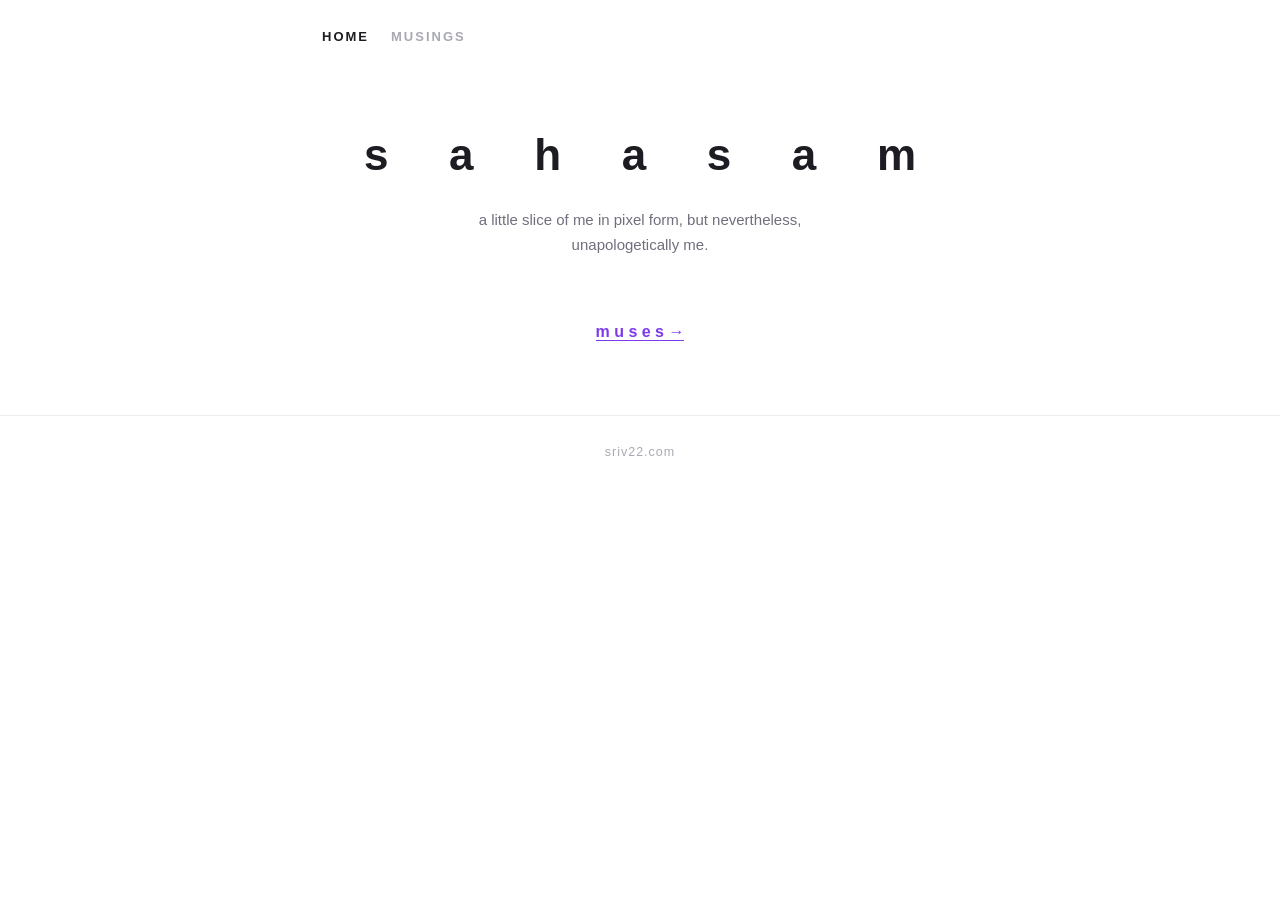
<file: index.html>
<!DOCTYPE html>
<html lang="en">
<head>
<meta charset="UTF-8">
<meta name="viewport" content="width=device-width, initial-scale=1.0">
<title>sahasam</title>
<link rel="stylesheet" href="style.css">
</head>
<body>

<nav>
  <a href="./" class="active">Home</a>
  <a href="musings/">Musings</a>
</nav>

<main class="wrap">
  <h1 class="spaced">s a h a s a m</h1>
  <p class="tagline">a little slice of me in pixel form, but nevertheless, unapologetically me.</p>
  <p style="text-align:center; margin-bottom:70px;">
    <a href="musings/" style="color:var(--accent); font-weight:700; text-decoration:none; border-bottom:1px solid currentColor;">m u s e s →</a>
  </p>
</main>

<footer>sriv22.com</footer>

</body>
</html>
</file>
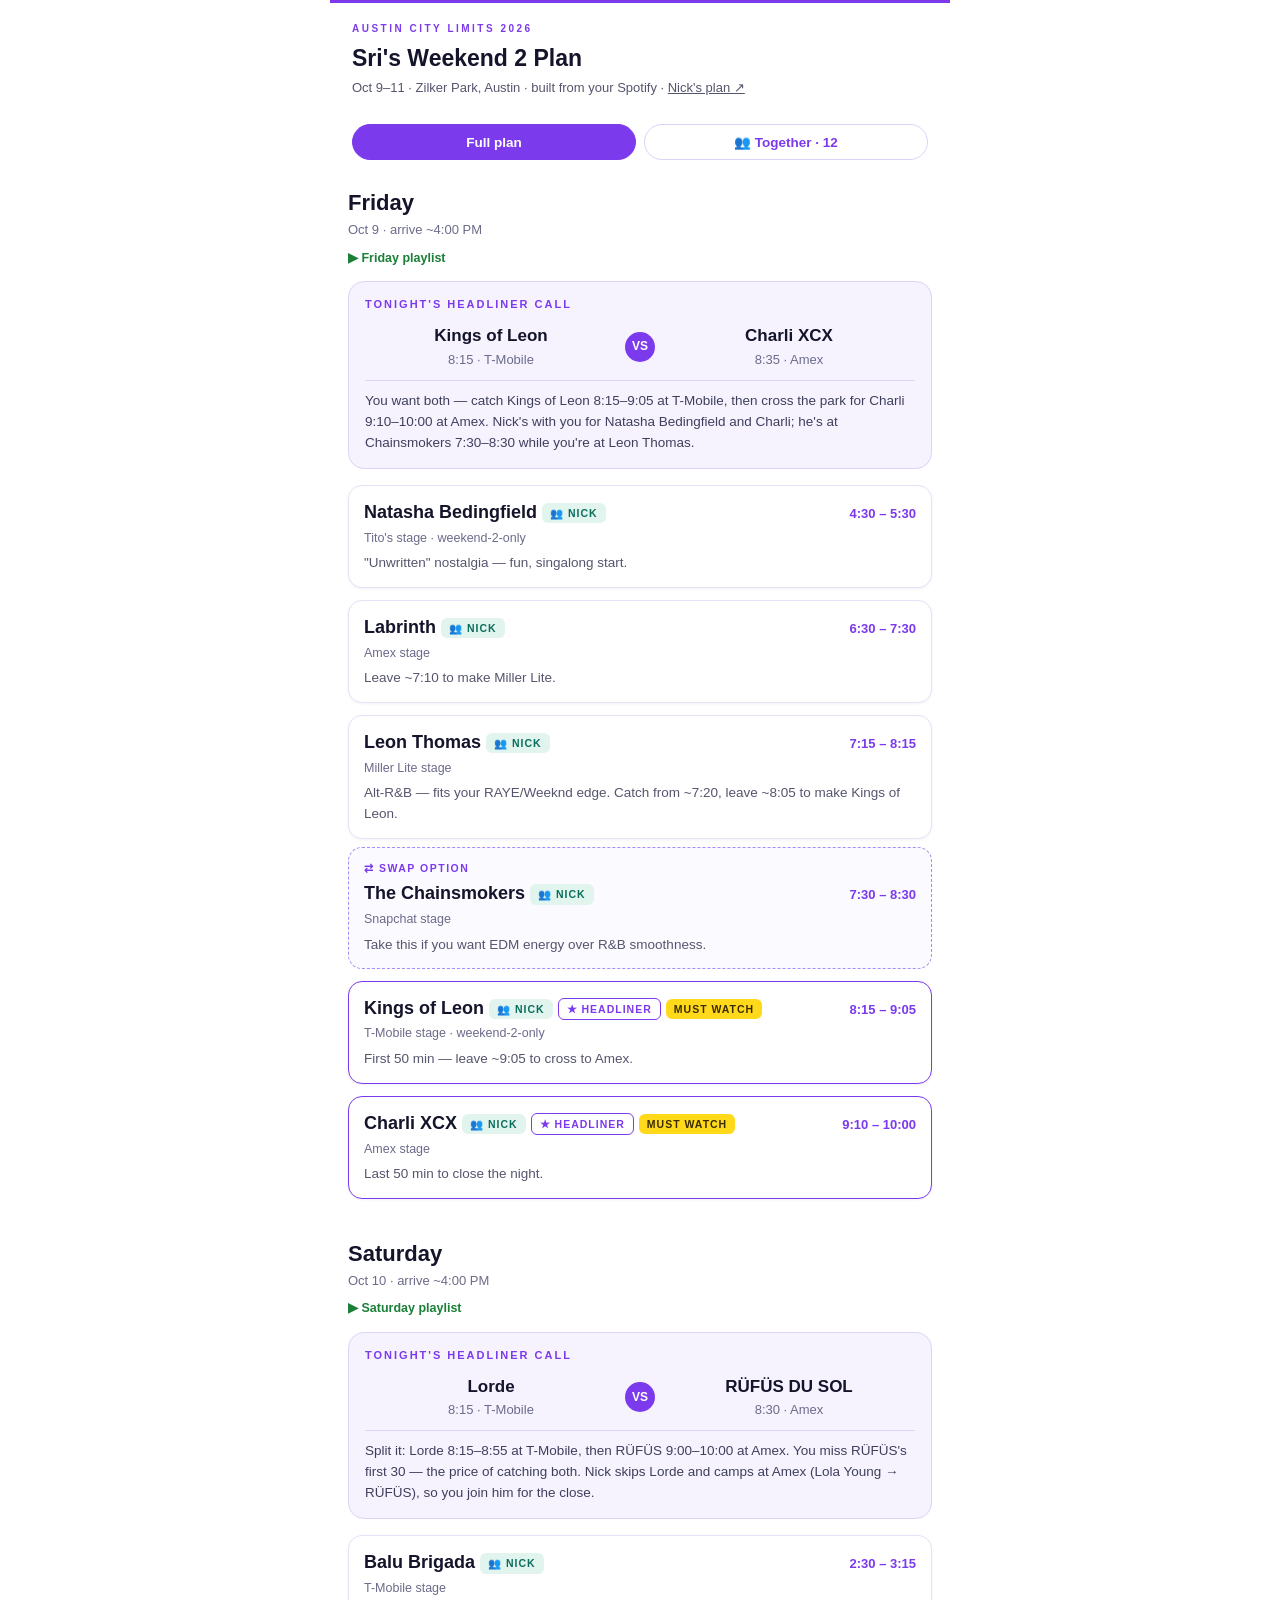
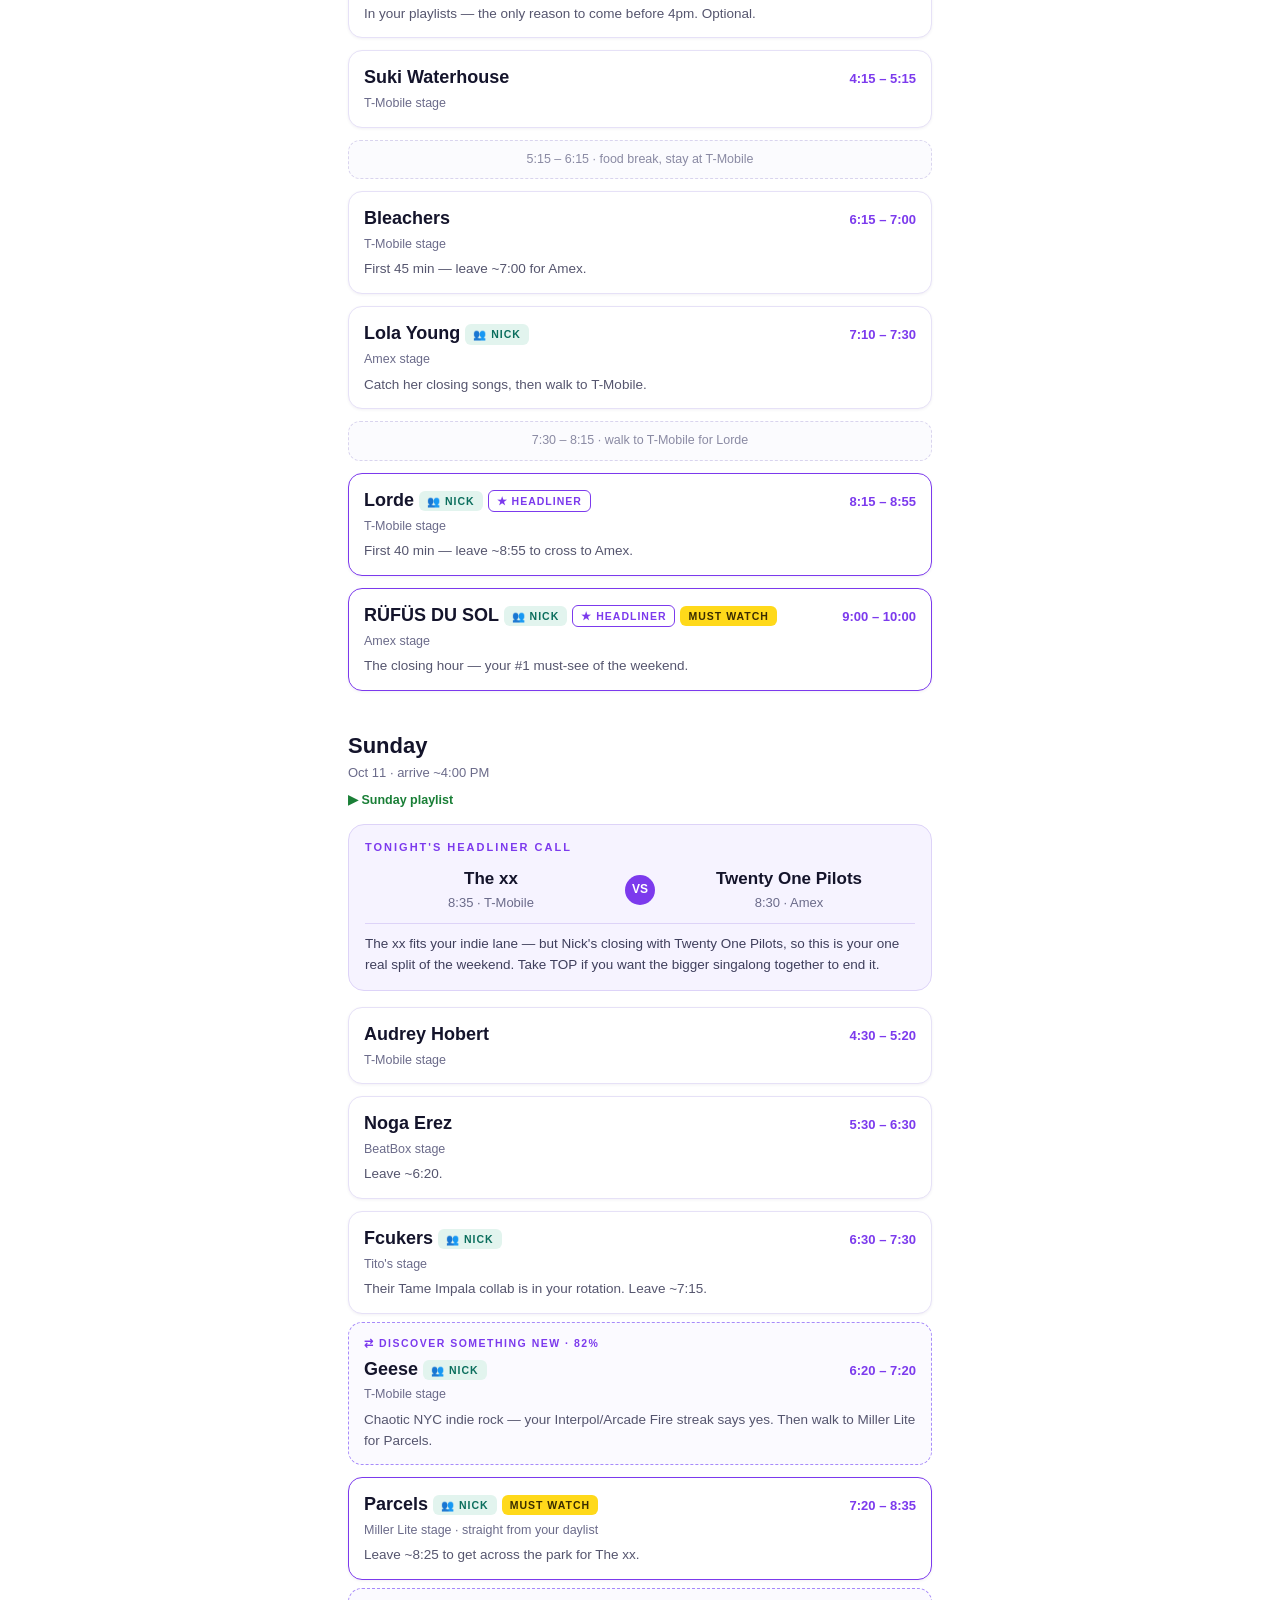
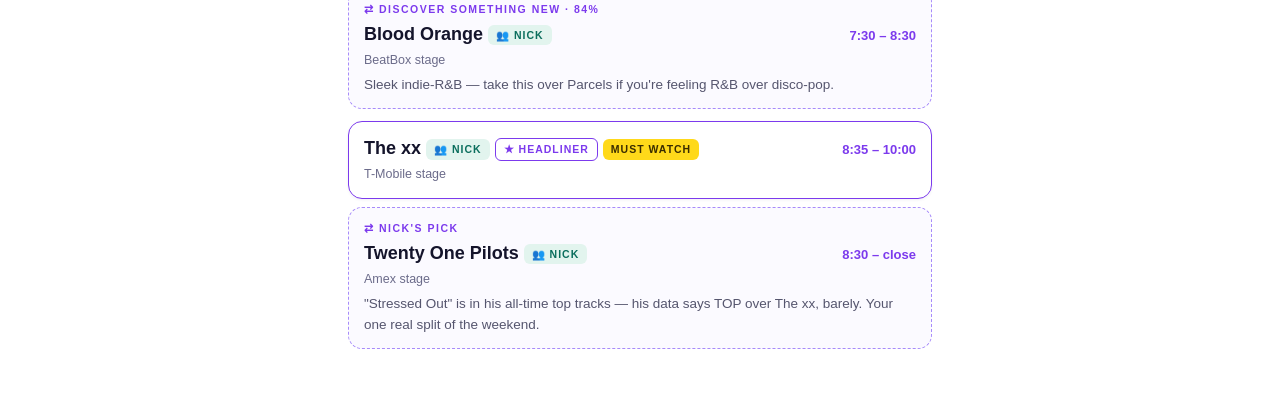
<file: acl/index.html>
<!DOCTYPE html>
<html lang="en">
<head>
<meta charset="UTF-8">
<meta name="viewport" content="width=device-width, initial-scale=1.0">
<title>ACL 2026 — Sri's Plan</title>
<style>
  * { box-sizing: border-box; margin: 0; padding: 0; }
  body {
    font-family: -apple-system, BlinkMacSystemFont, "SF Pro Text", "Segoe UI", sans-serif;
    background: #ffffff; color: #191932; line-height: 1.55;
    max-width: 620px; margin: 0 auto; padding: 0 0 56px;
  }
  header { padding: 18px 22px 12px; border-top: 3px solid #7c3aed; }
  header .kicker { font-size: 10px; letter-spacing: 2.5px; text-transform: uppercase; color: #7c3aed; font-weight: 800; }
  header h1 { font-size: 23px; font-weight: 800; margin: 4px 0 2px; color: #14142b; }
  header p { font-size: 13px; color: #55556e; }
  .day { padding: 26px 18px 0; }
  .day > h2 { font-size: 22px; font-weight: 800; color: #14142b; }
  .day > .date { font-size: 13px; color: #6b6b8a; margin-bottom: 4px; }
  .dplay { margin-bottom: 12px; }
  .dplay a { font-size: 12.5px; font-weight: 700; color: #1a7f37; text-decoration: none; }
  .hcall {
    background: #f6f3ff; border: 1px solid #ddd3f8; border-radius: 16px;
    padding: 14px 16px; margin-bottom: 16px;
  }
  .hcall .label { font-size: 11px; font-weight: 800; letter-spacing: 2px; text-transform: uppercase; color: #7c3aed; margin-bottom: 10px; }
  .hcall .vs { display: grid; grid-template-columns: 1fr auto 1fr; gap: 8px; align-items: center; text-align: center; }
  .hcall .opt .who { font-size: 17px; font-weight: 800; color: #14142b; }
  .hcall .opt .when { font-size: 13px; color: #6b6b8a; }
  .hcall .vsmark {
    font-size: 12px; font-weight: 800; color: #ffffff; background: #7c3aed;
    width: 30px; height: 30px; border-radius: 50%; display: flex; align-items: center; justify-content: center;
  }
  .hcall .nudge { font-size: 13.5px; color: #3f3f5c; margin-top: 10px; padding-top: 10px; border-top: 1px solid #ddd3f8; }
  .slot { margin-bottom: 12px; }
  .pick {
    background: #ffffff; border: 1px solid #e6e1f7; border-radius: 14px; padding: 13px 15px;
    box-shadow: 0 1px 3px rgba(30, 20, 80, 0.06);
  }
  .pick.star { border: 1.5px solid #7c3aed; }
  .row1 { display: flex; justify-content: space-between; align-items: baseline; gap: 8px; }
  .time { font-size: 13px; font-weight: 800; color: #7c3aed; white-space: nowrap; }
  .artist { font-size: 18px; font-weight: 800; color: #14142b; }
  .stage { font-size: 12.5px; color: #6b6b8a; margin-top: 2px; }
  .note { font-size: 13.5px; color: #55556e; margin-top: 5px; }
  .mustag {
    display: inline-block; font-size: 10.5px; font-weight: 800; letter-spacing: 1px;
    color: #3a2c00; background: #ffd91a; border-radius: 6px; padding: 2px 8px;
    text-transform: uppercase; vertical-align: middle;
  }
  .stag {
    display: inline-block; font-size: 10.5px; font-weight: 800; letter-spacing: 1px;
    color: #7c3aed; border: 1px solid #7c3aed; border-radius: 6px; padding: 2px 8px;
    text-transform: uppercase; vertical-align: middle;
  }
  .swap {
    margin-top: 8px; background: #fbfaff; border: 1.5px dashed #a78bfa; border-radius: 14px; padding: 12px 15px;
  }
  .swap .slabel { font-size: 10.5px; font-weight: 800; letter-spacing: 1.5px; color: #7c3aed; text-transform: uppercase; margin-bottom: 4px; }
  .gap {
    text-align: center; font-size: 12.5px; color: #8a8aa3; padding: 9px 0; margin-bottom: 12px;
    border: 1px dashed #d9d4ee; border-radius: 12px; background: #fbfbfe;
  }
  a { color: inherit; }
  .filterbar { display: flex; gap: 8px; padding: 14px 22px 0; position: sticky; top: 0; background: #fff; z-index: 5; }
  .fbtn { flex: 1; border: 1.5px solid #ddd3f8; background: #fff; border-radius: 999px; padding: 9px 0; font-size: 13.5px; font-weight: 800; color: #7c3aed; cursor: pointer; font-family: inherit; }
  .fbtn.on { background: #7c3aed; color: #fff; border-color: #7c3aed; }
  body.together .slot:not([data-nick]) { display: none; }
  .nicktag {
    display: inline-block; font-size: 10.5px; font-weight: 800; letter-spacing: 1px;
    color: #0b6e5d; background: #e2f4ee; border-radius: 6px; padding: 2px 8px;
    text-transform: uppercase; vertical-align: middle; white-space: nowrap;
  }
</style>
</head>
<body>

<header>
  <div class="kicker">Austin City Limits 2026</div>
  <h1>Sri's Weekend 2 Plan</h1>
  <p>Oct 9–11 · Zilker Park, Austin · built from your Spotify · <a href="https://www.nickkortendick.com/acl-2026/">Nick's plan ↗</a></p>
</header>

<div class="filterbar">
  <button class="fbtn on" data-f="all">Full plan</button>
  <button class="fbtn" data-f="together">👥 Together · 12</button>
</div>

<!-- FRIDAY -->
<div class="day">
  <h2>Friday</h2>
  <div class="date">Oct 9 · arrive ~4:00 PM</div>
  <div class="dplay"><a href="https://open.spotify.com/playlist/0NkQaEOzZ9EaBDA17h5Dgd">▶ Friday playlist</a></div>

  <div class="hcall">
    <div class="label">Tonight's headliner call</div>
    <div class="vs">
      <div class="opt"><div class="who">Kings of Leon</div><div class="when">8:15 · T-Mobile</div></div>
      <div class="vsmark">VS</div>
      <div class="opt"><div class="who">Charli XCX</div><div class="when">8:35 · Amex</div></div>
    </div>
    <div class="nudge">You want both — catch Kings of Leon 8:15–9:05 at T-Mobile, then cross the park for Charli 9:10–10:00 at Amex. Nick's with you for Natasha Bedingfield and Charli; he's at Chainsmokers 7:30–8:30 while you're at Leon Thomas.</div>
  </div>

  <div class="slot" data-nick="1"><div class="pick">
    <div class="row1"><div class="artist">Natasha Bedingfield <span class="nicktag">👥 Nick</span></div><div class="time">4:30 – 5:30</div></div>
    <div class="stage">Tito's stage · weekend-2-only</div>
    <div class="note">"Unwritten" nostalgia — fun, singalong start.</div>
  </div></div>

  <div class="slot" data-nick="1"><div class="pick">
    <div class="row1"><div class="artist">Labrinth <span class="nicktag">👥 Nick</span></div><div class="time">6:30 – 7:30</div></div>
    <div class="stage">Amex stage</div>
    <div class="note">Leave ~7:10 to make Miller Lite.</div>
  </div></div>

  <div class="slot" data-nick="1">
    <div class="pick">
      <div class="row1"><div class="artist">Leon Thomas <span class="nicktag">👥 Nick</span></div><div class="time">7:15 – 8:15</div></div>
      <div class="stage">Miller Lite stage</div>
      <div class="note">Alt-R&B — fits your RAYE/Weeknd edge. Catch from ~7:20, leave ~8:05 to make Kings of Leon.</div>
    </div>
    <div class="swap">
      <div class="slabel">⇄ Swap option</div>
      <div class="row1"><div class="artist">The Chainsmokers <span class="nicktag">👥 Nick</span></div><div class="time">7:30 – 8:30</div></div>
      <div class="stage">Snapchat stage</div>
      <div class="note">Take this if you want EDM energy over R&B smoothness.</div>
    </div>
  </div>

  <div class="slot" data-nick="1"><div class="pick star">
    <div class="row1"><div class="artist">Kings of Leon <span class="nicktag">👥 Nick</span> <span class="stag">★ headliner</span> <span class="mustag">must watch</span></div><div class="time">8:15 – 9:05</div></div>
    <div class="stage">T-Mobile stage · weekend-2-only</div>
    <div class="note">First 50 min — leave ~9:05 to cross to Amex.</div>
  </div></div>

  <div class="slot" data-nick="1"><div class="pick star">
    <div class="row1"><div class="artist">Charli XCX <span class="nicktag">👥 Nick</span> <span class="stag">★ headliner</span> <span class="mustag">must watch</span></div><div class="time">9:10 – 10:00</div></div>
    <div class="stage">Amex stage</div>
    <div class="note">Last 50 min to close the night.</div>
  </div></div>
</div>

<!-- SATURDAY -->
<div class="day">
  <h2>Saturday</h2>
  <div class="date">Oct 10 · arrive ~4:00 PM</div>
  <div class="dplay"><a href="https://open.spotify.com/playlist/25b67IJN9dQkczk9RX2G3R">▶ Saturday playlist</a></div>

  <div class="hcall">
    <div class="label">Tonight's headliner call</div>
    <div class="vs">
      <div class="opt"><div class="who">Lorde</div><div class="when">8:15 · T-Mobile</div></div>
      <div class="vsmark">VS</div>
      <div class="opt"><div class="who">RÜFÜS DU SOL</div><div class="when">8:30 · Amex</div></div>
    </div>
    <div class="nudge">Split it: Lorde 8:15–8:55 at T-Mobile, then RÜFÜS 9:00–10:00 at Amex. You miss RÜFÜS's first 30 — the price of catching both. Nick skips Lorde and camps at Amex (Lola Young → RÜFÜS), so you join him for the close.</div>
  </div>

  <div class="slot" data-nick="1"><div class="pick">
    <div class="row1"><div class="artist">Balu Brigada <span class="nicktag">👥 Nick</span></div><div class="time">2:30 – 3:15</div></div>
    <div class="stage">T-Mobile stage</div>
    <div class="note">In your playlists — the only reason to come before 4pm. Optional.</div>
  </div></div>

  <div class="slot"><div class="pick">
    <div class="row1"><div class="artist">Suki Waterhouse</div><div class="time">4:15 – 5:15</div></div>
    <div class="stage">T-Mobile stage</div>
  </div></div>

  <div class="gap">5:15 – 6:15 · food break, stay at T-Mobile</div>

  <div class="slot"><div class="pick">
    <div class="row1"><div class="artist">Bleachers</div><div class="time">6:15 – 7:00</div></div>
    <div class="stage">T-Mobile stage</div>
    <div class="note">First 45 min — leave ~7:00 for Amex.</div>
  </div></div>

  <div class="slot" data-nick="1"><div class="pick">
    <div class="row1"><div class="artist">Lola Young <span class="nicktag">👥 Nick</span></div><div class="time">7:10 – 7:30</div></div>
    <div class="stage">Amex stage</div>
    <div class="note">Catch her closing songs, then walk to T-Mobile.</div>
  </div></div>

  <div class="gap">7:30 – 8:15 · walk to T-Mobile for Lorde</div>

  <div class="slot" data-nick="1"><div class="pick star">
    <div class="row1"><div class="artist">Lorde <span class="nicktag">👥 Nick</span> <span class="stag">★ headliner</span></div><div class="time">8:15 – 8:55</div></div>
    <div class="stage">T-Mobile stage</div>
    <div class="note">First 40 min — leave ~8:55 to cross to Amex.</div>
  </div></div>

  <div class="slot" data-nick="1"><div class="pick star">
    <div class="row1"><div class="artist">RÜFÜS DU SOL <span class="nicktag">👥 Nick</span> <span class="stag">★ headliner</span> <span class="mustag">must watch</span></div><div class="time">9:00 – 10:00</div></div>
    <div class="stage">Amex stage</div>
    <div class="note">The closing hour — your #1 must-see of the weekend.</div>
  </div></div>
</div>

<!-- SUNDAY -->
<div class="day">
  <h2>Sunday</h2>
  <div class="date">Oct 11 · arrive ~4:00 PM</div>
  <div class="dplay"><a href="https://open.spotify.com/playlist/1ptBrQkQy1A3wrxij5FCpg">▶ Sunday playlist</a></div>

  <div class="hcall">
    <div class="label">Tonight's headliner call</div>
    <div class="vs">
      <div class="opt"><div class="who">The xx</div><div class="when">8:35 · T-Mobile</div></div>
      <div class="vsmark">VS</div>
      <div class="opt"><div class="who">Twenty One Pilots</div><div class="when">8:30 · Amex</div></div>
    </div>
    <div class="nudge">The xx fits your indie lane — but Nick's closing with Twenty One Pilots, so this is your one real split of the weekend. Take TOP if you want the bigger singalong together to end it.</div>
  </div>

  <div class="slot"><div class="pick">
    <div class="row1"><div class="artist">Audrey Hobert</div><div class="time">4:30 – 5:20</div></div>
    <div class="stage">T-Mobile stage</div>
  </div></div>

  <div class="slot"><div class="pick">
    <div class="row1"><div class="artist">Noga Erez</div><div class="time">5:30 – 6:30</div></div>
    <div class="stage">BeatBox stage</div>
    <div class="note">Leave ~6:20.</div>
  </div></div>

  <div class="slot" data-nick="1">
    <div class="pick">
      <div class="row1"><div class="artist">Fcukers <span class="nicktag">👥 Nick</span></div><div class="time">6:30 – 7:30</div></div>
      <div class="stage">Tito's stage</div>
      <div class="note">Their Tame Impala collab is in your rotation. Leave ~7:15.</div>
    </div>
    <div class="swap">
      <div class="slabel">⇄ Discover something new · 82%</div>
      <div class="row1"><div class="artist">Geese <span class="nicktag">👥 Nick</span></div><div class="time">6:20 – 7:20</div></div>
      <div class="stage">T-Mobile stage</div>
      <div class="note">Chaotic NYC indie rock — your Interpol/Arcade Fire streak says yes. Then walk to Miller Lite for Parcels.</div>
    </div>
  </div>

  <div class="slot" data-nick="1">
    <div class="pick star">
      <div class="row1"><div class="artist">Parcels <span class="nicktag">👥 Nick</span> <span class="mustag">must watch</span></div><div class="time">7:20 – 8:35</div></div>
      <div class="stage">Miller Lite stage · straight from your daylist</div>
      <div class="note">Leave ~8:25 to get across the park for The xx.</div>
    </div>
    <div class="swap">
      <div class="slabel">⇄ Discover something new · 84%</div>
      <div class="row1"><div class="artist">Blood Orange <span class="nicktag">👥 Nick</span></div><div class="time">7:30 – 8:30</div></div>
      <div class="stage">BeatBox stage</div>
      <div class="note">Sleek indie-R&B — take this over Parcels if you're feeling R&B over disco-pop.</div>
    </div>
  </div>

  <div class="slot" data-nick="1"><div class="pick star">
    <div class="row1"><div class="artist">The xx <span class="nicktag">👥 Nick</span> <span class="stag">★ headliner</span> <span class="mustag">must watch</span></div><div class="time">8:35 – 10:00</div></div>
    <div class="stage">T-Mobile stage</div>
  </div>
    <div class="swap">
      <div class="slabel">⇄ Nick's pick</div>
      <div class="row1"><div class="artist">Twenty One Pilots <span class="nicktag">👥 Nick</span></div><div class="time">8:30 – close</div></div>
      <div class="stage">Amex stage</div>
      <div class="note">"Stressed Out" is in his all-time top tracks — his data says TOP over The xx, barely. Your one real split of the weekend.</div>
    </div>
  </div>
</div>

<script>
document.querySelectorAll('.fbtn').forEach(function(b){
  b.addEventListener('click', function(){
    document.querySelectorAll('.fbtn').forEach(function(x){ x.classList.remove('on'); });
    b.classList.add('on');
    document.body.classList.toggle('together', b.dataset.f === 'together');
    window.scrollTo({top: 0});
  });
});
</script>

</body>
</html>
</file>
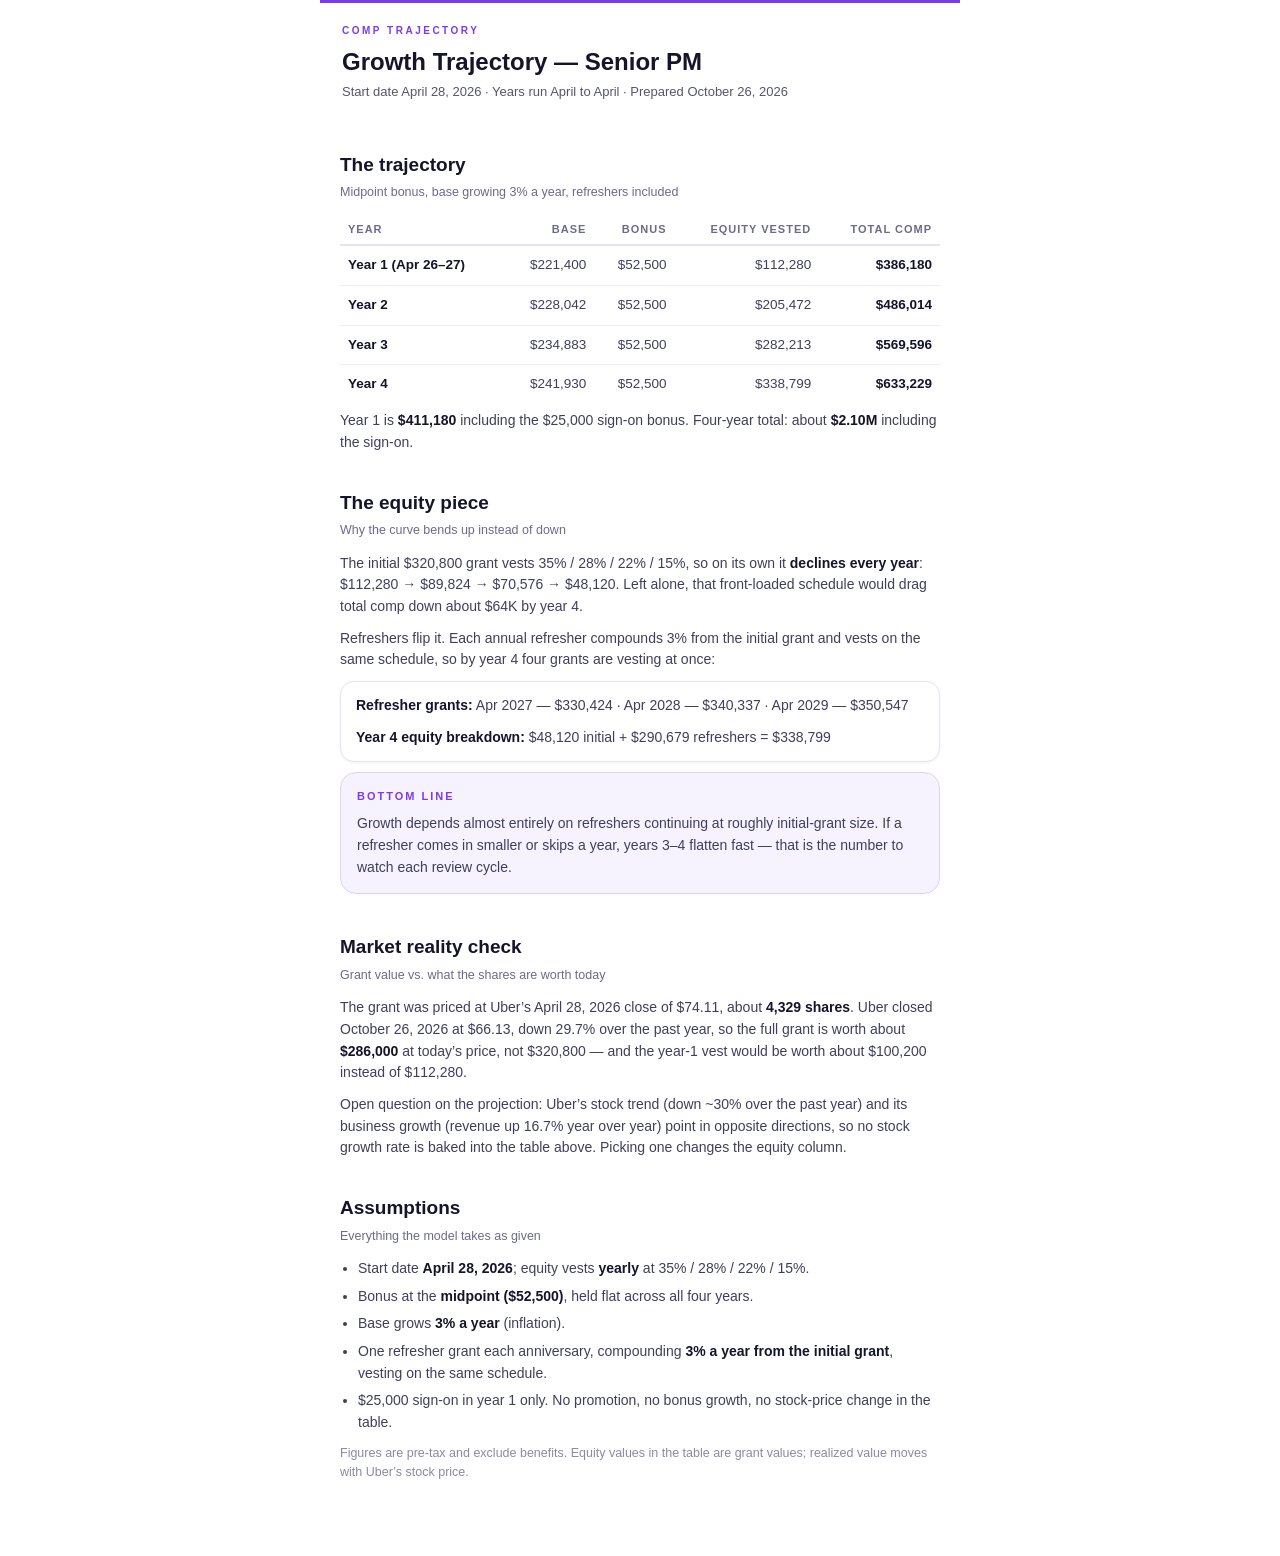
<file: comp-trajectory/index.html>
<!DOCTYPE html>
<html lang="en">
<head>
<meta charset="UTF-8">
<meta name="viewport" content="width=device-width, initial-scale=1.0">
<meta name="robots" content="noindex">
<title>Growth Trajectory — Senior PM</title>
<style>
  * { box-sizing: border-box; margin: 0; padding: 0; }
  body {
    font-family: -apple-system, BlinkMacSystemFont, "SF Pro Text", "Segoe UI", sans-serif;
    background: #ffffff; color: #191932; line-height: 1.55;
    max-width: 640px; margin: 0 auto; padding: 0 0 64px;
    -webkit-font-smoothing: antialiased;
  }
  header { padding: 20px 22px 14px; border-top: 3px solid #7c3aed; }
  .kicker { font-size: 10px; letter-spacing: 2.5px; text-transform: uppercase; color: #7c3aed; font-weight: 800; }
  header h1 { font-size: 24px; font-weight: 800; margin: 4px 0 2px; color: #14142b; }
  header p { font-size: 13px; color: #55556e; }
  section { padding: 24px 20px 0; }
  section > h2 { font-size: 19px; font-weight: 800; color: #14142b; margin-bottom: 4px; }
  .secdate { font-size: 12.5px; color: #6b6b8a; margin-bottom: 12px; }
  p { font-size: 14px; color: #3f3f5c; margin-bottom: 10px; }
  p b, li b { color: #14142b; }
  table { width: 100%; border-collapse: collapse; margin: 12px 0 6px; font-size: 13.5px; }
  th { text-align: right; font-size: 11px; letter-spacing: 1px; text-transform: uppercase; color: #6b6b8a; padding: 6px 8px; border-bottom: 2px solid #e6e1f7; }
  th:first-child, td:first-child { text-align: left; }
  td { text-align: right; padding: 9px 8px; border-bottom: 1px solid #efedf7; color: #3f3f5c; }
  td.total, td:first-child { font-weight: 800; color: #14142b; }
  tr:last-child td { border-bottom: none; }
  .card {
    background: #fff; border: 1px solid #e6e1f7; border-radius: 14px;
    padding: 13px 15px; margin-bottom: 10px;
    box-shadow: 0 1px 3px rgba(30,20,80,.06);
  }
  .card p:last-child { margin-bottom: 0; }
  .verdict {
    background: #f6f3ff; border: 1px solid #ddd3f8; border-radius: 16px;
    padding: 15px 16px; margin-bottom: 14px;
  }
  .verdict .label { font-size: 11px; font-weight: 800; letter-spacing: 2px; text-transform: uppercase; color: #7c3aed; margin-bottom: 8px; }
  .verdict p:last-child { margin-bottom: 0; }
  ul { padding-left: 18px; margin-bottom: 10px; }
  li { font-size: 14px; color: #3f3f5c; margin-bottom: 6px; }
  .foot { font-size: 12.5px; color: #8a8aa3; }
  a { color: #7c3aed; }
</style>
</head>
<body>
<header>
  <div class="kicker">Comp trajectory</div>
  <h1>Growth Trajectory — Senior PM</h1>
  <p>Start date April 28, 2026 &middot; Years run April to April &middot; Prepared October 26, 2026</p>
</header>

<section>
  <h2>The trajectory</h2>
  <div class="secdate">Midpoint bonus, base growing 3% a year, refreshers included</div>
  <table>
    <tr><th>Year</th><th>Base</th><th>Bonus</th><th>Equity vested</th><th>Total comp</th></tr>
    <tr><td>Year 1 (Apr 26&ndash;27)</td><td>$221,400</td><td>$52,500</td><td>$112,280</td><td class="total">$386,180</td></tr>
    <tr><td>Year 2</td><td>$228,042</td><td>$52,500</td><td>$205,472</td><td class="total">$486,014</td></tr>
    <tr><td>Year 3</td><td>$234,883</td><td>$52,500</td><td>$282,213</td><td class="total">$569,596</td></tr>
    <tr><td>Year 4</td><td>$241,930</td><td>$52,500</td><td>$338,799</td><td class="total">$633,229</td></tr>
  </table>
  <p>Year 1 is <b>$411,180</b> including the $25,000 sign-on bonus. Four-year total: about <b>$2.10M</b> including the sign-on.</p>
</section>

<section>
  <h2>The equity piece</h2>
  <div class="secdate">Why the curve bends up instead of down</div>
  <p>The initial $320,800 grant vests 35% / 28% / 22% / 15%, so on its own it <b>declines every year</b>: $112,280 &rarr; $89,824 &rarr; $70,576 &rarr; $48,120. Left alone, that front-loaded schedule would drag total comp down about $64K by year 4.</p>
  <p>Refreshers flip it. Each annual refresher compounds 3% from the initial grant and vests on the same schedule, so by year 4 four grants are vesting at once:</p>
  <div class="card">
    <p><b>Refresher grants:</b> Apr 2027 &mdash; $330,424 &middot; Apr 2028 &mdash; $340,337 &middot; Apr 2029 &mdash; $350,547</p>
    <p><b>Year 4 equity breakdown:</b> $48,120 initial + $290,679 refreshers = $338,799</p>
  </div>
  <div class="verdict">
    <div class="label">Bottom line</div>
    <p>Growth depends almost entirely on refreshers continuing at roughly initial-grant size. If a refresher comes in smaller or skips a year, years 3&ndash;4 flatten fast &mdash; that is the number to watch each review cycle.</p>
  </div>
</section>

<section>
  <h2>Market reality check</h2>
  <div class="secdate">Grant value vs. what the shares are worth today</div>
  <p>The grant was priced at Uber&rsquo;s April 28, 2026 close of $74.11, about <b>4,329 shares</b>. Uber closed October 26, 2026 at $66.13, down 29.7% over the past year, so the full grant is worth about <b>$286,000</b> at today&rsquo;s price, not $320,800 &mdash; and the year-1 vest would be worth about $100,200 instead of $112,280.</p>
  <p>Open question on the projection: Uber&rsquo;s stock trend (down ~30% over the past year) and its business growth (revenue up 16.7% year over year) point in opposite directions, so no stock growth rate is baked into the table above. Picking one changes the equity column.</p>
</section>

<section>
  <h2>Assumptions</h2>
  <div class="secdate">Everything the model takes as given</div>
  <ul>
    <li>Start date <b>April 28, 2026</b>; equity vests <b>yearly</b> at 35% / 28% / 22% / 15%.</li>
    <li>Bonus at the <b>midpoint ($52,500)</b>, held flat across all four years.</li>
    <li>Base grows <b>3% a year</b> (inflation).</li>
    <li>One refresher grant each anniversary, compounding <b>3% a year from the initial grant</b>, vesting on the same schedule.</li>
    <li>$25,000 sign-on in year 1 only. No promotion, no bonus growth, no stock-price change in the table.</li>
  </ul>
  <p class="foot">Figures are pre-tax and exclude benefits. Equity values in the table are grant values; realized value moves with Uber&rsquo;s stock price.</p>
</section>
</body>
</html>
</file>
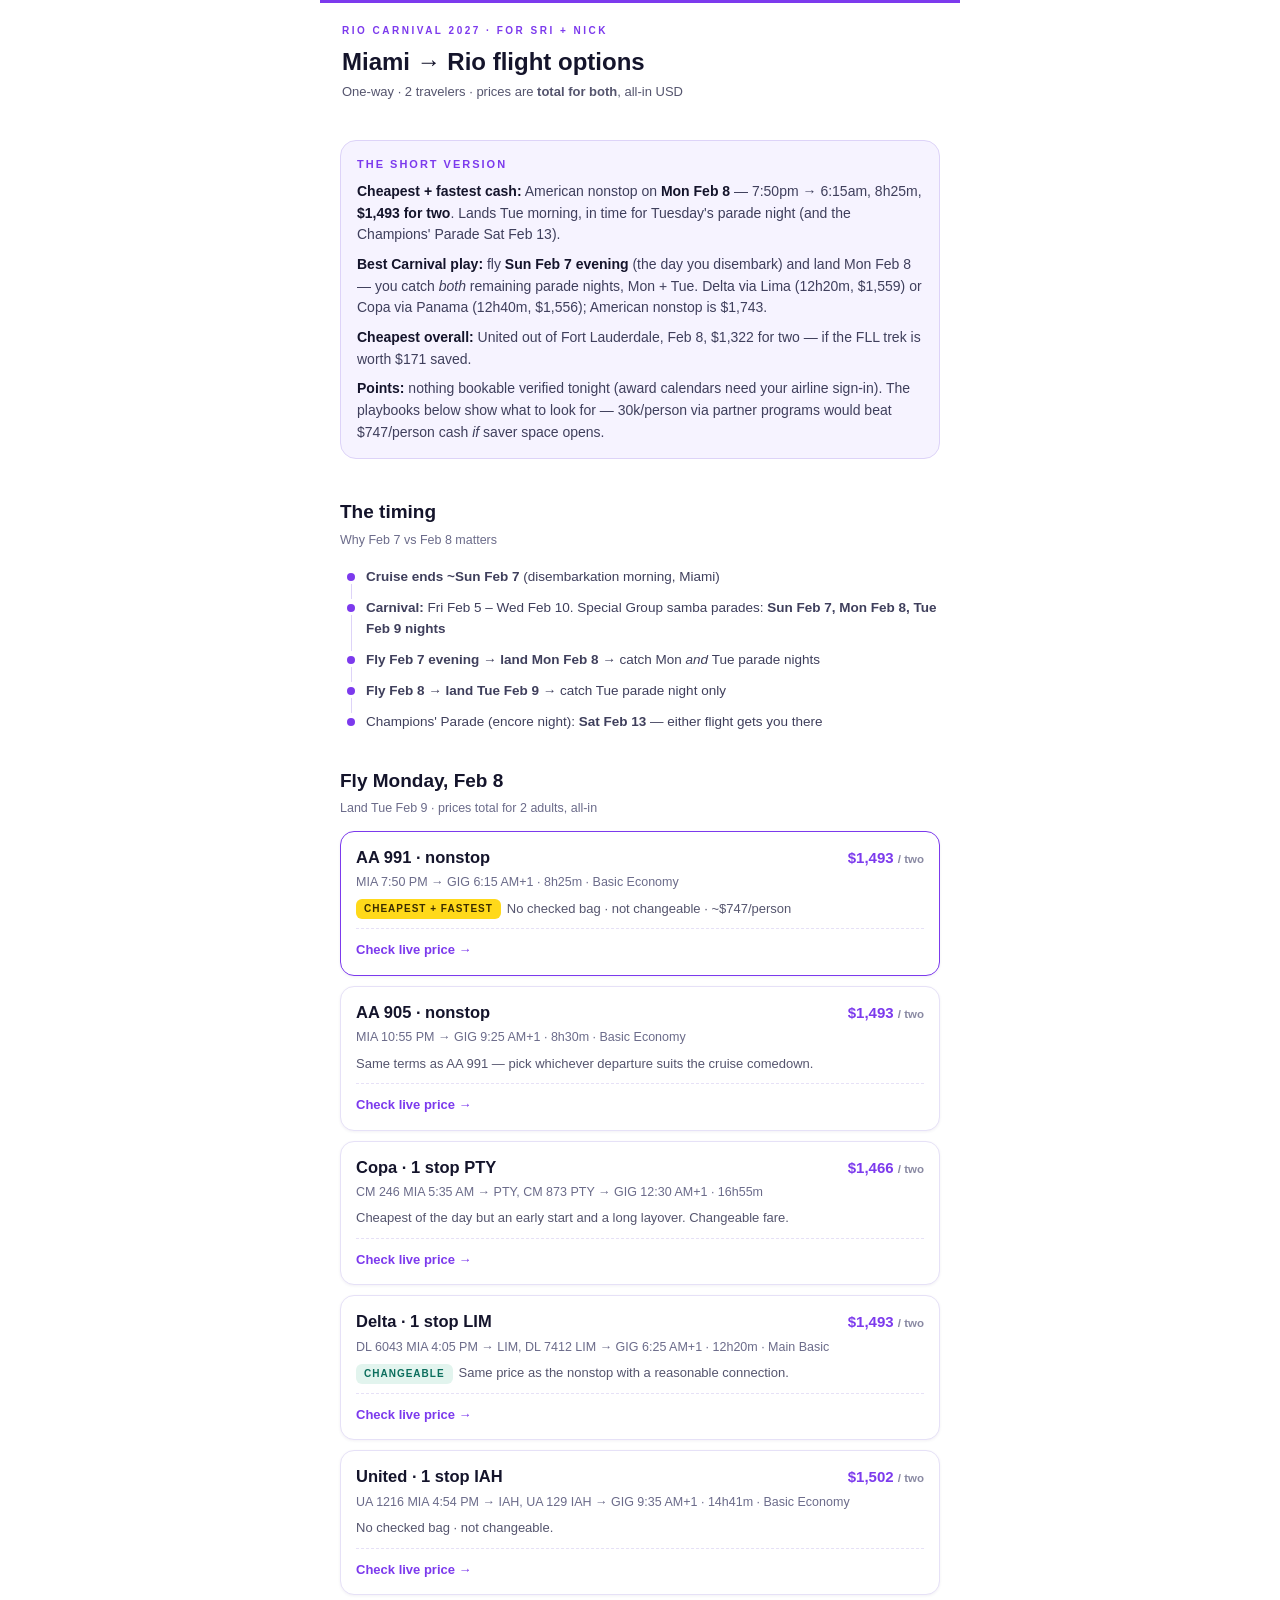
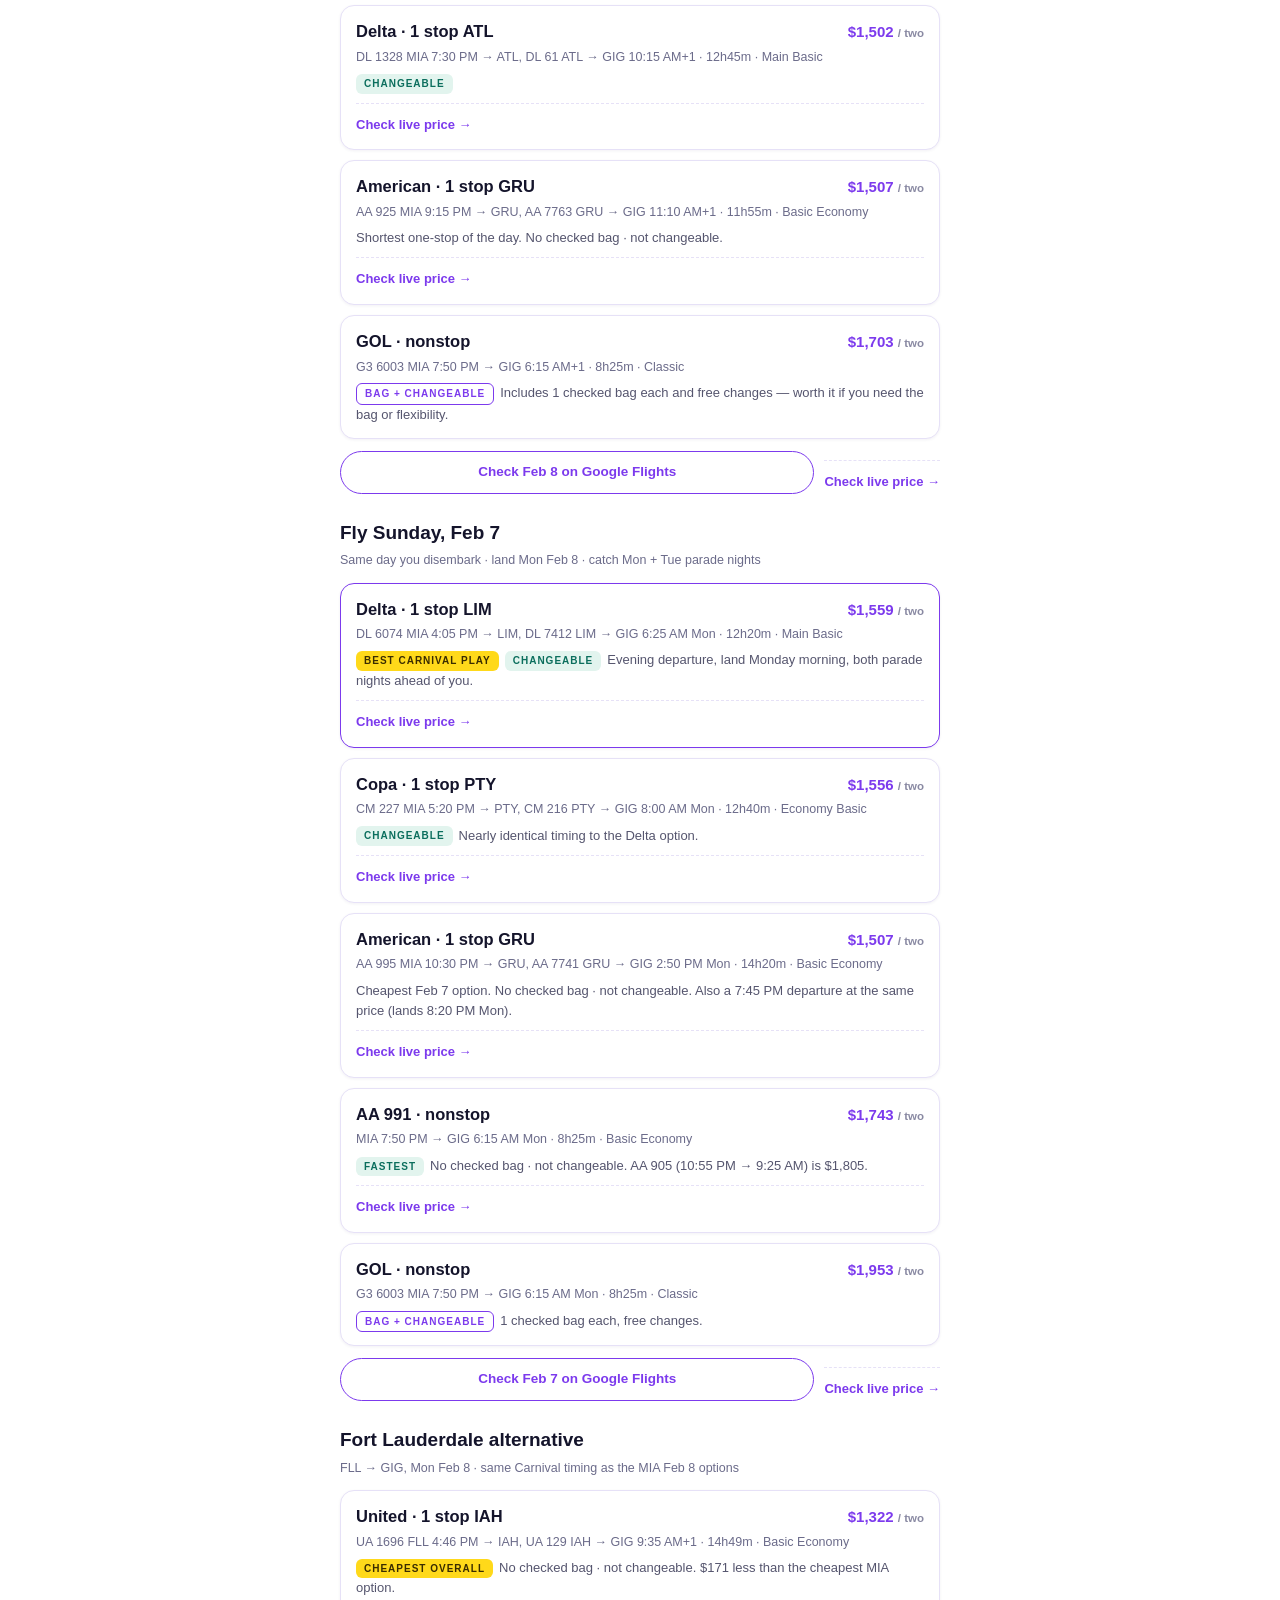
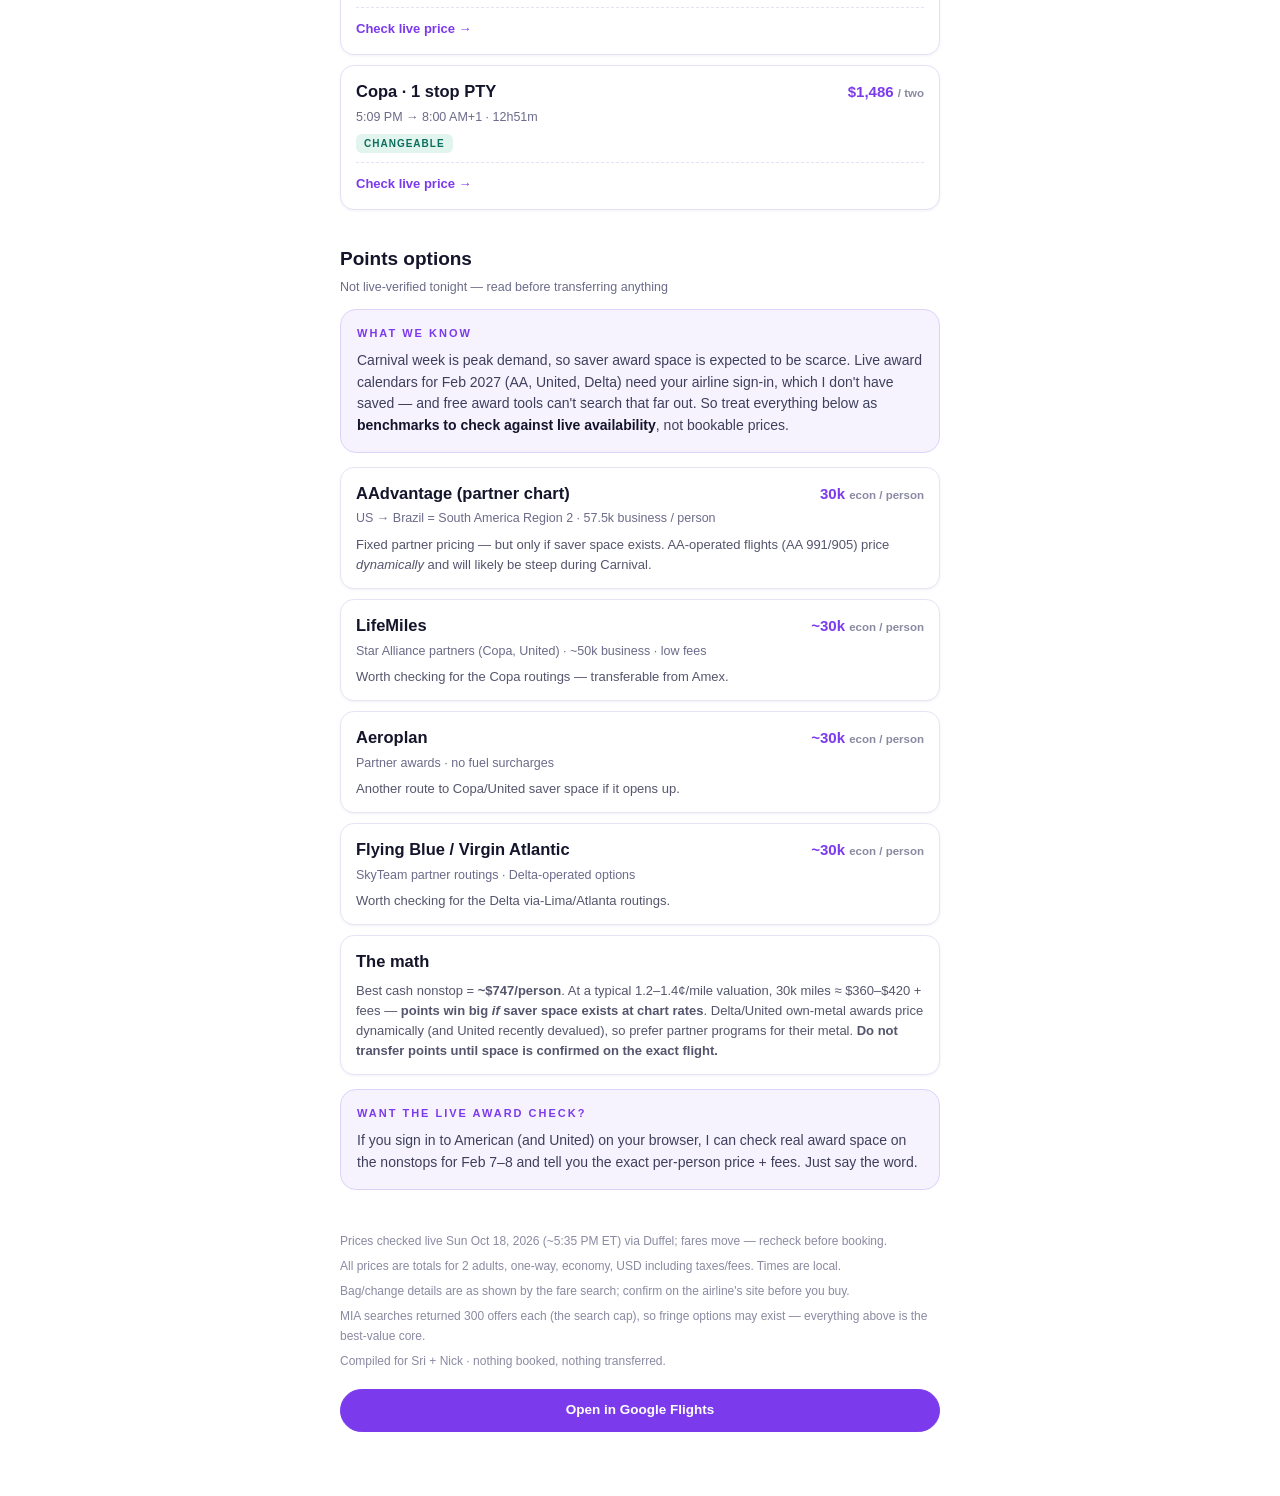
<file: miami-rio-carnival/index.html>
<!DOCTYPE html>
<html lang="en">
<head>
<meta charset="UTF-8">
<meta name="viewport" content="width=device-width, initial-scale=1.0">
<title>Miami → Rio for Carnival — Flight Options</title>
<style>
  * { box-sizing: border-box; margin: 0; padding: 0; }
  body {
    font-family: -apple-system, BlinkMacSystemFont, "SF Pro Text", "Segoe UI", sans-serif;
    background: #ffffff; color: #191932; line-height: 1.55;
    max-width: 640px; margin: 0 auto; padding: 0 0 64px;
    -webkit-font-smoothing: antialiased;
  }
  header { padding: 20px 22px 14px; border-top: 3px solid #7c3aed; }
  .kicker { font-size: 10px; letter-spacing: 2.5px; text-transform: uppercase; color: #7c3aed; font-weight: 800; }
  header h1 { font-size: 24px; font-weight: 800; margin: 4px 0 2px; color: #14142b; }
  header p { font-size: 13px; color: #55556e; }
  section { padding: 24px 20px 0; }
  section > h2 { font-size: 19px; font-weight: 800; color: #14142b; margin-bottom: 4px; }
  .secdate { font-size: 12.5px; color: #6b6b8a; margin-bottom: 12px; }
  .card {
    background: #fff; border: 1px solid #e6e1f7; border-radius: 14px;
    padding: 13px 15px; margin-bottom: 10px;
    box-shadow: 0 1px 3px rgba(30,20,80,.06);
  }
  .card.star { border: 1.5px solid #7c3aed; }
  .row1 { display: flex; justify-content: space-between; align-items: baseline; gap: 8px; }
  .route { font-size: 16.5px; font-weight: 800; color: #14142b; }
  .price { font-size: 15px; font-weight: 800; color: #7c3aed; white-space: nowrap; }
  .price small { font-weight: 600; color: #8a8aa3; font-size: 11.5px; }
  .meta { font-size: 12.5px; color: #6b6b8a; margin-top: 3px; }
  .note { font-size: 13px; color: #55556e; margin-top: 6px; }
  .tag {
    display: inline-block; font-size: 10px; font-weight: 800; letter-spacing: 1px;
    text-transform: uppercase; border-radius: 6px; padding: 2px 8px; margin-right: 6px;
    vertical-align: middle; white-space: nowrap;
  }
  .tag.best { color: #3a2c00; background: #ffd91a; }
  .tag.fast { color: #0b6e5d; background: #e2f4ee; }
  .tag.bag { color: #7c3aed; border: 1px solid #7c3aed; }
  .tag.warn { color: #9a3412; background: #ffedd5; }
  .verdict {
    background: #f6f3ff; border: 1px solid #ddd3f8; border-radius: 16px;
    padding: 15px 16px; margin-bottom: 14px;
  }
  .verdict .label { font-size: 11px; font-weight: 800; letter-spacing: 2px; text-transform: uppercase; color: #7c3aed; margin-bottom: 8px; }
  .verdict p { font-size: 14px; color: #3f3f5c; margin-bottom: 8px; }
  .verdict p:last-child { margin-bottom: 0; }
  .verdict b { color: #14142b; }
  .timeline { list-style: none; margin: 10px 0 4px; }
  .timeline li { font-size: 13.5px; color: #3f3f5c; padding: 5px 0 5px 26px; position: relative; }
  .timeline li::before { content: ""; position: absolute; left: 7px; top: 11px; width: 8px; height: 8px; border-radius: 50%; background: #7c3aed; }
  .timeline li::after { content: ""; position: absolute; left: 10.5px; top: 22px; bottom: -6px; width: 1.5px; background: #ddd3f8; }
  .timeline li:last-child::after { display: none; }
  .pts .card { border-color: #e9e4f5; }
  .fine { font-size: 12px; color: #8a8aa3; line-height: 1.6; }
  .fine li { margin-bottom: 6px; list-style: none; }
  .btnrow { display: flex; gap: 10px; margin-top: 12px; flex-wrap: wrap; }
  .btn {
    flex: 1; min-width: 150px; text-align: center; text-decoration: none;
    border: 1.5px solid #7c3aed; color: #7c3aed; border-radius: 999px;
    padding: 10px 14px; font-size: 13.5px; font-weight: 800;
  }
  .btn.solid { background: #7c3aed; color: #fff; }
  .glink { margin-top: 9px; padding-top: 8px; border-top: 1px dashed #e6e1f7; }
  .glink a { font-size: 13px; font-weight: 800; color: #7c3aed; text-decoration: none; }
  footer { padding: 28px 20px 0; }
</style>
</head>
<body>

<header>
  <div class="kicker">Rio Carnival 2027 &middot; for Sri + Nick</div>
  <h1>Miami &rarr; Rio flight options</h1>
  <p>One-way &middot; 2 travelers &middot; prices are <b>total for both</b>, all-in USD</p>
</header>

<section>
  <div class="verdict">
    <div class="label">The short version</div>
    <p><b>Cheapest + fastest cash:</b> American nonstop on <b>Mon Feb 8</b> &mdash; 7:50pm &rarr; 6:15am, 8h25m, <b>$1,493 for two</b>. Lands Tue morning, in time for Tuesday's parade night (and the Champions' Parade Sat Feb 13).</p>
    <p><b>Best Carnival play:</b> fly <b>Sun Feb 7 evening</b> (the day you disembark) and land Mon Feb 8 &mdash; you catch <i>both</i> remaining parade nights, Mon + Tue. Delta via Lima (12h20m, $1,559) or Copa via Panama (12h40m, $1,556); American nonstop is $1,743.</p>
    <p><b>Cheapest overall:</b> United out of Fort Lauderdale, Feb 8, $1,322 for two &mdash; if the FLL trek is worth $171 saved.</p>
    <p><b>Points:</b> nothing bookable verified tonight (award calendars need your airline sign-in). The playbooks below show what to look for &mdash; 30k/person via partner programs would beat $747/person cash <i>if</i> saver space opens.</p>
  </div>
</section>

<section>
  <h2>The timing</h2>
  <div class="secdate">Why Feb 7 vs Feb 8 matters</div>
  <ul class="timeline">
    <li><b>Cruise ends ~Sun Feb 7</b> (disembarkation morning, Miami)</li>
    <li><b>Carnival:</b> Fri Feb 5 &ndash; Wed Feb 10. Special Group samba parades: <b>Sun Feb 7, Mon Feb 8, Tue Feb 9 nights</b></li>
    <li><b>Fly Feb 7 evening &rarr; land Mon Feb 8</b> &rarr; catch Mon <i>and</i> Tue parade nights</li>
    <li><b>Fly Feb 8 &rarr; land Tue Feb 9</b> &rarr; catch Tue parade night only</li>
    <li>Champions' Parade (encore night): <b>Sat Feb 13</b> &mdash; either flight gets you there</li>
  </ul>
</section>

<section>
  <h2>Fly Monday, Feb 8</h2>
  <div class="secdate">Land Tue Feb 9 &middot; prices total for 2 adults, all-in</div>

  <div class="card star">
    <div class="row1"><span class="route">AA 991 &middot; nonstop</span><span class="price">$1,493 <small>/ two</small></span></div>
    <div class="meta">MIA 7:50 PM &rarr; GIG 6:15 AM+1 &middot; 8h25m &middot; Basic Economy</div>
    <div class="note"><span class="tag best">cheapest + fastest</span>No checked bag &middot; not changeable &middot; ~$747/person</div>
  
  <div class="glink"><a href="https://www.google.com/travel/flights?q=Flights%20to%20GIG%20from%20MIA%20on%202027-02-08%20oneway">Check live price &rarr;</a></div>
</div>

  <div class="card">
    <div class="row1"><span class="route">AA 905 &middot; nonstop</span><span class="price">$1,493 <small>/ two</small></span></div>
    <div class="meta">MIA 10:55 PM &rarr; GIG 9:25 AM+1 &middot; 8h30m &middot; Basic Economy</div>
    <div class="note">Same terms as AA 991 &mdash; pick whichever departure suits the cruise comedown.</div>
  
  <div class="glink"><a href="https://www.google.com/travel/flights?q=Flights%20to%20GIG%20from%20MIA%20on%202027-02-08%20oneway">Check live price &rarr;</a></div>
</div>

  <div class="card">
    <div class="row1"><span class="route">Copa &middot; 1 stop PTY</span><span class="price">$1,466 <small>/ two</small></span></div>
    <div class="meta">CM 246 MIA 5:35 AM &rarr; PTY, CM 873 PTY &rarr; GIG 12:30 AM+1 &middot; 16h55m</div>
    <div class="note">Cheapest of the day but an early start and a long layover. Changeable fare.</div>
  
  <div class="glink"><a href="https://www.google.com/travel/flights?q=Flights%20to%20GIG%20from%20MIA%20on%202027-02-08%20oneway">Check live price &rarr;</a></div>
</div>

  <div class="card">
    <div class="row1"><span class="route">Delta &middot; 1 stop LIM</span><span class="price">$1,493 <small>/ two</small></span></div>
    <div class="meta">DL 6043 MIA 4:05 PM &rarr; LIM, DL 7412 LIM &rarr; GIG 6:25 AM+1 &middot; 12h20m &middot; Main Basic</div>
    <div class="note"><span class="tag fast">changeable</span>Same price as the nonstop with a reasonable connection.</div>
  
  <div class="glink"><a href="https://www.google.com/travel/flights?q=Flights%20to%20GIG%20from%20MIA%20on%202027-02-08%20oneway">Check live price &rarr;</a></div>
</div>

  <div class="card">
    <div class="row1"><span class="route">United &middot; 1 stop IAH</span><span class="price">$1,502 <small>/ two</small></span></div>
    <div class="meta">UA 1216 MIA 4:54 PM &rarr; IAH, UA 129 IAH &rarr; GIG 9:35 AM+1 &middot; 14h41m &middot; Basic Economy</div>
    <div class="note">No checked bag &middot; not changeable.</div>
  
  <div class="glink"><a href="https://www.google.com/travel/flights?q=Flights%20to%20GIG%20from%20MIA%20on%202027-02-08%20oneway">Check live price &rarr;</a></div>
</div>

  <div class="card">
    <div class="row1"><span class="route">Delta &middot; 1 stop ATL</span><span class="price">$1,502 <small>/ two</small></span></div>
    <div class="meta">DL 1328 MIA 7:30 PM &rarr; ATL, DL 61 ATL &rarr; GIG 10:15 AM+1 &middot; 12h45m &middot; Main Basic</div>
    <div class="note"><span class="tag fast">changeable</span></div>
  
  <div class="glink"><a href="https://www.google.com/travel/flights?q=Flights%20to%20GIG%20from%20MIA%20on%202027-02-08%20oneway">Check live price &rarr;</a></div>
</div>

  <div class="card">
    <div class="row1"><span class="route">American &middot; 1 stop GRU</span><span class="price">$1,507 <small>/ two</small></span></div>
    <div class="meta">AA 925 MIA 9:15 PM &rarr; GRU, AA 7763 GRU &rarr; GIG 11:10 AM+1 &middot; 11h55m &middot; Basic Economy</div>
    <div class="note">Shortest one-stop of the day. No checked bag &middot; not changeable.</div>
  
  <div class="glink"><a href="https://www.google.com/travel/flights?q=Flights%20to%20GIG%20from%20MIA%20on%202027-02-08%20oneway">Check live price &rarr;</a></div>
</div>

  <div class="card">
    <div class="row1"><span class="route">GOL &middot; nonstop</span><span class="price">$1,703 <small>/ two</small></span></div>
    <div class="meta">G3 6003 MIA 7:50 PM &rarr; GIG 6:15 AM+1 &middot; 8h25m &middot; Classic</div>
    <div class="note"><span class="tag bag">bag + changeable</span>Includes 1 checked bag each and free changes &mdash; worth it if you need the bag or flexibility.</div>
  </div>

  <div class="btnrow">
    <a class="btn" href="https://www.google.com/travel/flights?q=Flights%20to%20GIG%20from%20MIA%20on%202027-02-08%20oneway&curr=USD">Check Feb 8 on Google Flights</a>
  
  <div class="glink"><a href="https://www.google.com/travel/flights?q=Flights%20to%20GIG%20from%20MIA%20on%202027-02-08%20oneway">Check live price &rarr;</a></div>
</div>
</section>

<section>
  <h2>Fly Sunday, Feb 7</h2>
  <div class="secdate">Same day you disembark &middot; land Mon Feb 8 &middot; catch Mon + Tue parade nights</div>

  <div class="card star">
    <div class="row1"><span class="route">Delta &middot; 1 stop LIM</span><span class="price">$1,559 <small>/ two</small></span></div>
    <div class="meta">DL 6074 MIA 4:05 PM &rarr; LIM, DL 7412 LIM &rarr; GIG 6:25 AM Mon &middot; 12h20m &middot; Main Basic</div>
    <div class="note"><span class="tag best">best carnival play</span><span class="tag fast">changeable</span>Evening departure, land Monday morning, both parade nights ahead of you.</div>
  
  <div class="glink"><a href="https://www.google.com/travel/flights?q=Flights%20to%20GIG%20from%20MIA%20on%202027-02-07%20oneway">Check live price &rarr;</a></div>
</div>

  <div class="card">
    <div class="row1"><span class="route">Copa &middot; 1 stop PTY</span><span class="price">$1,556 <small>/ two</small></span></div>
    <div class="meta">CM 227 MIA 5:20 PM &rarr; PTY, CM 216 PTY &rarr; GIG 8:00 AM Mon &middot; 12h40m &middot; Economy Basic</div>
    <div class="note"><span class="tag fast">changeable</span>Nearly identical timing to the Delta option.</div>
  
  <div class="glink"><a href="https://www.google.com/travel/flights?q=Flights%20to%20GIG%20from%20MIA%20on%202027-02-07%20oneway">Check live price &rarr;</a></div>
</div>

  <div class="card">
    <div class="row1"><span class="route">American &middot; 1 stop GRU</span><span class="price">$1,507 <small>/ two</small></span></div>
    <div class="meta">AA 995 MIA 10:30 PM &rarr; GRU, AA 7741 GRU &rarr; GIG 2:50 PM Mon &middot; 14h20m &middot; Basic Economy</div>
    <div class="note">Cheapest Feb 7 option. No checked bag &middot; not changeable. Also a 7:45 PM departure at the same price (lands 8:20 PM Mon).</div>
  
  <div class="glink"><a href="https://www.google.com/travel/flights?q=Flights%20to%20GIG%20from%20MIA%20on%202027-02-07%20oneway">Check live price &rarr;</a></div>
</div>

  <div class="card">
    <div class="row1"><span class="route">AA 991 &middot; nonstop</span><span class="price">$1,743 <small>/ two</small></span></div>
    <div class="meta">MIA 7:50 PM &rarr; GIG 6:15 AM Mon &middot; 8h25m &middot; Basic Economy</div>
    <div class="note"><span class="tag fast">fastest</span>No checked bag &middot; not changeable. AA 905 (10:55 PM &rarr; 9:25 AM) is $1,805.</div>
  
  <div class="glink"><a href="https://www.google.com/travel/flights?q=Flights%20to%20GIG%20from%20MIA%20on%202027-02-07%20oneway">Check live price &rarr;</a></div>
</div>

  <div class="card">
    <div class="row1"><span class="route">GOL &middot; nonstop</span><span class="price">$1,953 <small>/ two</small></span></div>
    <div class="meta">G3 6003 MIA 7:50 PM &rarr; GIG 6:15 AM Mon &middot; 8h25m &middot; Classic</div>
    <div class="note"><span class="tag bag">bag + changeable</span>1 checked bag each, free changes.</div>
  </div>

  <div class="btnrow">
    <a class="btn" href="https://www.google.com/travel/flights?q=Flights%20to%20GIG%20from%20MIA%20on%202027-02-07%20oneway&curr=USD">Check Feb 7 on Google Flights</a>
  
  <div class="glink"><a href="https://www.google.com/travel/flights?q=Flights%20to%20GIG%20from%20MIA%20on%202027-02-07%20oneway">Check live price &rarr;</a></div>
</div>
</section>

<section>
  <h2>Fort Lauderdale alternative</h2>
  <div class="secdate">FLL &rarr; GIG, Mon Feb 8 &middot; same Carnival timing as the MIA Feb 8 options</div>

  <div class="card">
    <div class="row1"><span class="route">United &middot; 1 stop IAH</span><span class="price">$1,322 <small>/ two</small></span></div>
    <div class="meta">UA 1696 FLL 4:46 PM &rarr; IAH, UA 129 IAH &rarr; GIG 9:35 AM+1 &middot; 14h49m &middot; Basic Economy</div>
    <div class="note"><span class="tag best">cheapest overall</span>No checked bag &middot; not changeable. $171 less than the cheapest MIA option.</div>
  
  <div class="glink"><a href="https://www.google.com/travel/flights?q=Flights%20to%20GIG%20from%20FLL%20on%202027-02-08%20oneway">Check live price &rarr;</a></div>
</div>

  <div class="card">
    <div class="row1"><span class="route">Copa &middot; 1 stop PTY</span><span class="price">$1,486 <small>/ two</small></span></div>
    <div class="meta">5:09 PM &rarr; 8:00 AM+1 &middot; 12h51m</div>
    <div class="note"><span class="tag fast">changeable</span></div>
  
  <div class="glink"><a href="https://www.google.com/travel/flights?q=Flights%20to%20GIG%20from%20FLL%20on%202027-02-08%20oneway">Check live price &rarr;</a></div>
</div>
</section>

<section class="pts">
  <h2>Points options</h2>
  <div class="secdate">Not live-verified tonight &mdash; read before transferring anything</div>

  <div class="verdict">
    <div class="label">What we know</div>
    <p>Carnival week is peak demand, so saver award space is expected to be scarce. Live award calendars for Feb 2027 (AA, United, Delta) need your airline sign-in, which I don't have saved &mdash; and free award tools can't search that far out. So treat everything below as <b>benchmarks to check against live availability</b>, not bookable prices.</p>
  </div>

  <div class="card">
    <div class="row1"><span class="route">AAdvantage (partner chart)</span><span class="price">30k <small>econ / person</small></span></div>
    <div class="meta">US &rarr; Brazil = South America Region 2 &middot; 57.5k business / person</div>
    <div class="note">Fixed partner pricing &mdash; but only if saver space exists. AA-operated flights (AA 991/905) price <i>dynamically</i> and will likely be steep during Carnival.</div>
  </div>

  <div class="card">
    <div class="row1"><span class="route">LifeMiles</span><span class="price">~30k <small>econ / person</small></span></div>
    <div class="meta">Star Alliance partners (Copa, United) &middot; ~50k business &middot; low fees</div>
    <div class="note">Worth checking for the Copa routings &mdash; transferable from Amex.</div>
  </div>

  <div class="card">
    <div class="row1"><span class="route">Aeroplan</span><span class="price">~30k <small>econ / person</small></span></div>
    <div class="meta">Partner awards &middot; no fuel surcharges</div>
    <div class="note">Another route to Copa/United saver space if it opens up.</div>
  </div>

  <div class="card">
    <div class="row1"><span class="route">Flying Blue / Virgin Atlantic</span><span class="price">~30k <small>econ / person</small></span></div>
    <div class="meta">SkyTeam partner routings &middot; Delta-operated options</div>
    <div class="note">Worth checking for the Delta via-Lima/Atlanta routings.</div>
  </div>

  <div class="card">
    <div class="row1"><span class="route">The math</span></div>
    <div class="note">Best cash nonstop = <b>~$747/person</b>. At a typical 1.2&ndash;1.4&cent;/mile valuation, 30k miles &asymp; $360&ndash;$420 + fees &mdash; <b>points win big <i>if</i> saver space exists at chart rates</b>. Delta/United own-metal awards price dynamically (and United recently devalued), so prefer partner programs for their metal. <b>Do not transfer points until space is confirmed on the exact flight.</b></div>
  </div>

  <div class="verdict" style="margin-top:14px">
    <div class="label">Want the live award check?</div>
    <p>If you sign in to American (and United) on your browser, I can check real award space on the nonstops for Feb 7&ndash;8 and tell you the exact per-person price + fees. Just say the word.</p>
  </div>
</section>

<footer>
  <ul class="fine">
    <li>Prices checked live Sun Oct 18, 2026 (~5:35 PM ET) via Duffel; fares move &mdash; recheck before booking.</li>
    <li>All prices are totals for 2 adults, one-way, economy, USD including taxes/fees. Times are local.</li>
    <li>Bag/change details are as shown by the fare search; confirm on the airline's site before you buy.</li>
    <li>MIA searches returned 300 offers each (the search cap), so fringe options may exist &mdash; everything above is the best-value core.</li>
    <li>Compiled for Sri + Nick &middot; nothing booked, nothing transferred.</li>
  </ul>
  <div class="btnrow" style="margin-top:18px">
    <a class="btn solid" href="https://www.google.com/travel/flights?q=Flights%20to%20GIG%20from%20MIA%20on%202027-02-08%20oneway&curr=USD">Open in Google Flights</a>
  </div>
</footer>

</body>
</html>
</file>
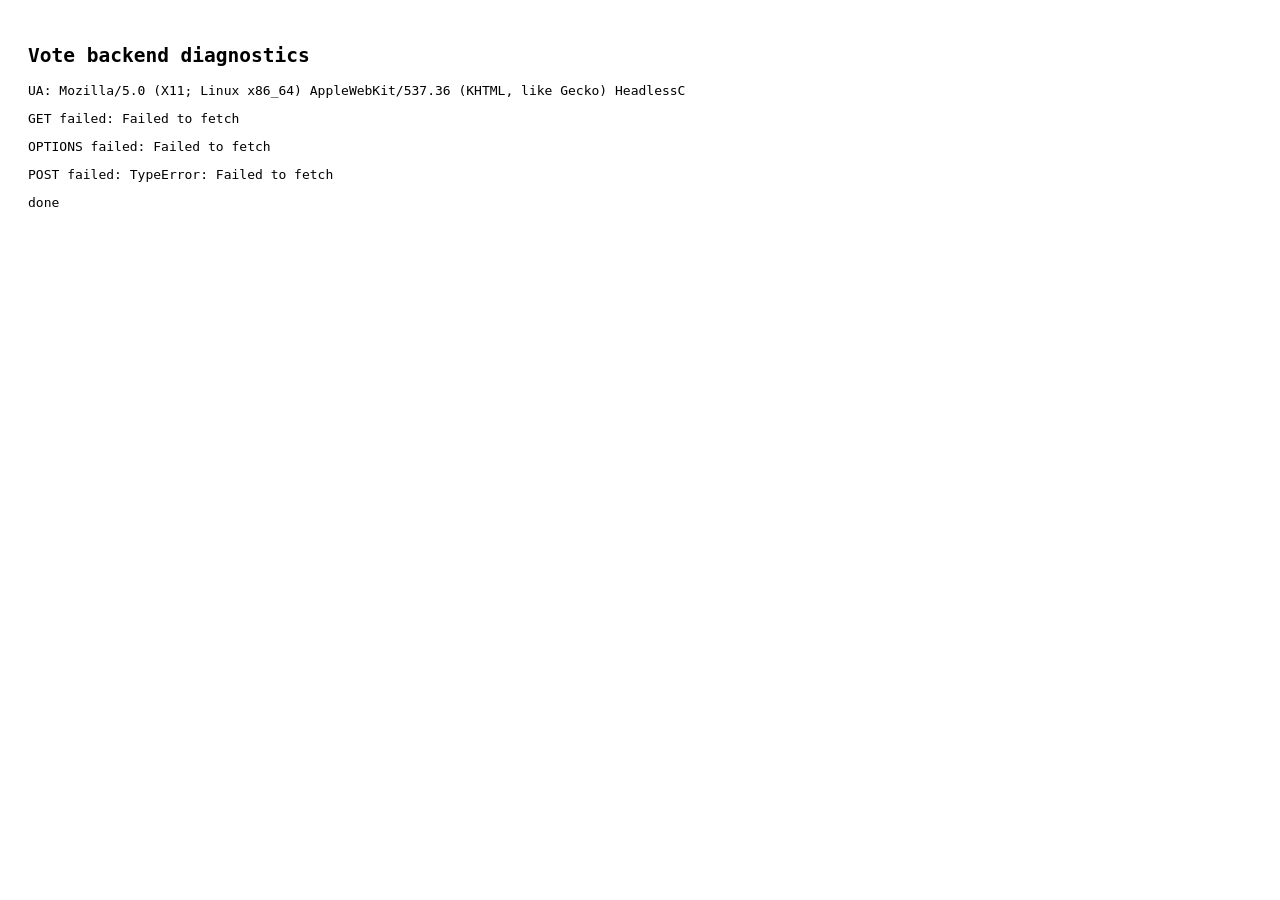
<file: sedona-2026/diag.html>
<!DOCTYPE html>
<html><head><meta charset="utf-8"><meta name="viewport" content="width=device-width,initial-scale=1">
<title>vote diag</title></head>
<body style="font-family:monospace;padding:20px">
<h2>Vote backend diagnostics</h2>
<div id="out">running…</div>
<script>
const EP = "https://crudcrud.com/api/44f7f899811442a481db44b2923eb6aa/votes";
const out = document.getElementById("out");
function line(t){ out.innerHTML += "<p>" + t + "</p>"; }
(async () => {
  out.innerHTML = "";
  line("UA: " + navigator.userAgent.slice(0, 80));
  // 1. GET
  try {
    const r = await fetch(EP);
    line("GET status: " + r.status);
  } catch (e) { line("GET failed: " + e.message); }
  // 2. OPTIONS (explicit, like a preflight)
  try {
    const r = await fetch(EP, { method: "OPTIONS" });
    line("OPTIONS status: " + r.status + " ACAO: " + r.headers.get("access-control-allow-origin"));
  } catch (e) { line("OPTIONS failed: " + e.message); }
  // 3. POST JSON (this triggers a real preflight)
  try {
    const r = await fetch(EP, { method: "POST", headers: { "Content-Type": "application/json" }, body: JSON.stringify({ voter: "diag", picks: [] }) });
    line("POST status: " + r.status);
    if (r.ok) {
      const d = await r.json();
      line("POST created id: " + d._id);
      await fetch(EP + "/" + d._id, { method: "DELETE" });
      line("cleanup DELETE sent");
    } else {
      line("POST body: " + (await r.text()).slice(0, 120));
    }
  } catch (e) { line("POST failed: " + e.name + ": " + e.message); }
  line("done");
})();
</script>
</body></html>
</file>
<file: style.css>
/* sriv22.com — minimal personal site */
* { box-sizing: border-box; margin: 0; padding: 0; }

:root {
  --ink: #1c1c22;
  --soft: #6f6f7d;
  --faint: #a9a9b5;
  --line: #ececf1;
  --wash: #fafafb;
  --accent: #7c3aed;
}

body {
  font-family: -apple-system, BlinkMacSystemFont, "SF Pro Text", "Segoe UI", Helvetica, Arial, sans-serif;
  color: var(--ink);
  background: #fff;
  line-height: 1.7;
  -webkit-font-smoothing: antialiased;
}

.wrap {
  max-width: 680px;
  margin: 0 auto;
  padding: 0 22px;
}

/* ---- nav ---- */
nav {
  max-width: 680px;
  margin: 0 auto;
  padding: 26px 22px 0;
  display: flex;
  gap: 22px;
  font-size: 13px;
  letter-spacing: 2px;
  text-transform: uppercase;
}
nav a {
  color: var(--faint);
  text-decoration: none;
  font-weight: 600;
}
nav a:hover, nav a.active { color: var(--ink); }

/* ---- headings ---- */
.spaced {
  font-weight: 800;
  letter-spacing: 0.55em;
  text-indent: 0.55em;
  text-align: center;
}
h1.spaced { font-size: clamp(28px, 7vw, 44px); margin: 70px 0 14px; }
h2.spaced { font-size: clamp(20px, 5vw, 28px); margin: 56px 0 26px; }

.tagline {
  text-align: center;
  color: var(--soft);
  font-size: 15px;
  max-width: 420px;
  margin: 0 auto 60px;
}

/* ---- cards (musings index) ---- */
.card {
  display: block;
  text-decoration: none;
  color: inherit;
  border: 1px solid var(--line);
  border-radius: 18px;
  overflow: hidden;
  margin-bottom: 34px;
  background: #fff;
  transition: transform .18s ease, box-shadow .18s ease;
}
.card:hover {
  transform: translateY(-2px);
  box-shadow: 0 10px 30px rgba(20, 10, 60, .08);
}
.card img { width: 100%; display: block; aspect-ratio: 16 / 10; object-fit: cover; }
.card .card-body { padding: 20px 22px 24px; }
.card .card-body p { color: var(--soft); font-size: 15px; }

/* ---- essay ---- */
.essay { margin: 10px 0 60px; }
.essay p { margin-bottom: 1.1em; font-size: 16.5px; }
.essay p.ledef { font-size: 19px; }

.magic-link {
  display: inline-block;
  margin: 6px 0 70px;
  font-size: 15px;
  font-weight: 700;
  color: var(--accent);
  text-decoration: none;
  border-bottom: 1px solid currentColor;
}

/* ---- trip pages ---- */
.trip-hero img { width: 100%; border-radius: 18px; display: block; margin: 34px 0 8px; }
.trip-body { font-size: 16.5px; }
.trip-body p { margin-bottom: 1.15em; }
.trip-body img {
  width: 100%; border-radius: 14px; display: block;
  margin: 26px 0 8px;
}
.caption {
  text-align: center;
  font-style: italic;
  color: var(--soft);
  font-size: 14px;
  margin-bottom: 26px;
}
.itin-head { font-weight: 800; font-size: 19px; margin: 34px 0 6px; }
.day-head { font-weight: 800; font-size: 17px; margin: 26px 0 6px; }
.fine { font-style: italic; color: var(--soft); }

.video {
  position: relative;
  width: 100%;
  aspect-ratio: 16 / 9;
  margin: 30px 0;
  border-radius: 14px;
  overflow: hidden;
  background: #000;
}
.video iframe { position: absolute; inset: 0; width: 100%; height: 100%; border: 0; }

.back {
  display: inline-block;
  margin: 40px 0 70px;
  font-size: 13px;
  letter-spacing: 2px;
  text-transform: uppercase;
  color: var(--faint);
  text-decoration: none;
  font-weight: 600;
}
.back:hover { color: var(--ink); }

footer {
  border-top: 1px solid var(--line);
  margin-top: 30px;
  padding: 26px 22px 60px;
  text-align: center;
  color: var(--faint);
  font-size: 12.5px;
  letter-spacing: 1px;
}

@media (max-width: 520px) {
  h1.spaced { margin-top: 52px; }
  .essay p { font-size: 16px; }
}
</file>
